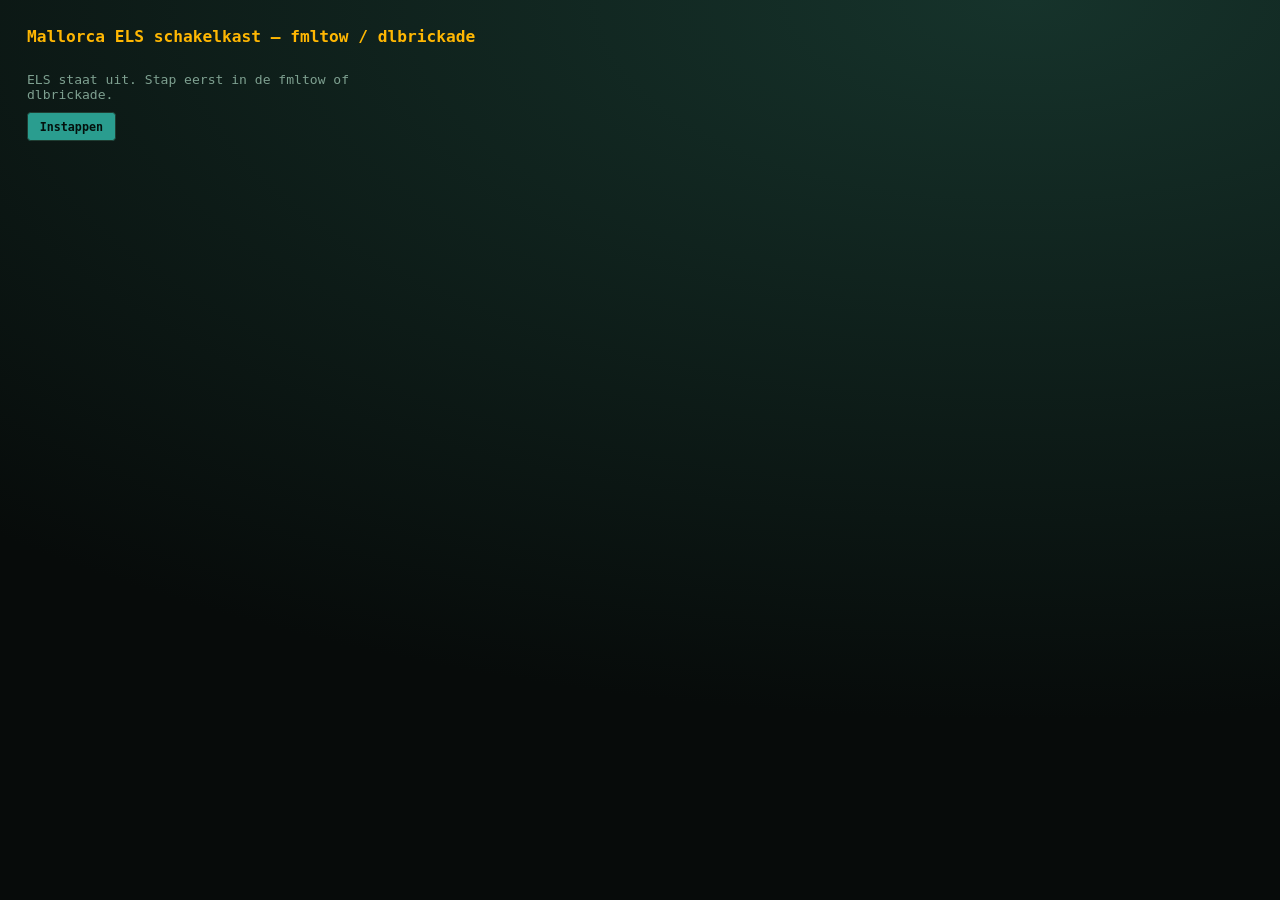
<file: mallorca-els/html/index.html>
<!DOCTYPE html>
<html lang="nl">
<head>
  <meta charset="UTF-8" />
  <meta name="viewport" content="width=device-width, initial-scale=1.0" />
  <title>Mallorca ELS</title>
  <link rel="stylesheet" href="style.css" />
</head>
<body>
  <div id="panel" class="box" aria-hidden="true">
    <div class="box-top">
      <span class="tag">PECHHULP</span>
      <small id="veh">fmltow / dlbrickade</small>
    </div>
    <div id="bar" class="bar" data-mode="off">
      <i></i><i></i><i></i><i></i><i></i><i></i><i></i><i></i>
    </div>
    <div class="row">
      <button type="button" data-stage="1">1 ACHTER</button>
      <button type="button" data-stage="2">2 ZWAAI</button>
      <button type="button" data-stage="3">3 VOL</button>
    </div>
    <div class="row row-2">
      <button type="button" id="scene">R WERK</button>
      <button type="button" data-stage="0">0 UIT</button>
    </div>
    <p id="status">UIT</p>
  </div>
  <div id="gate" class="gate" hidden>
    <p id="gate-text">ELS staat uit. Stap eerst in de fmltow of dlbrickade.</p>
    <button type="button" id="enter">Instappen</button>
    <button type="button" id="exit" hidden>Uitstappen</button>
  </div>
  <script src="app.js"></script>
</body>
</html>
</file>
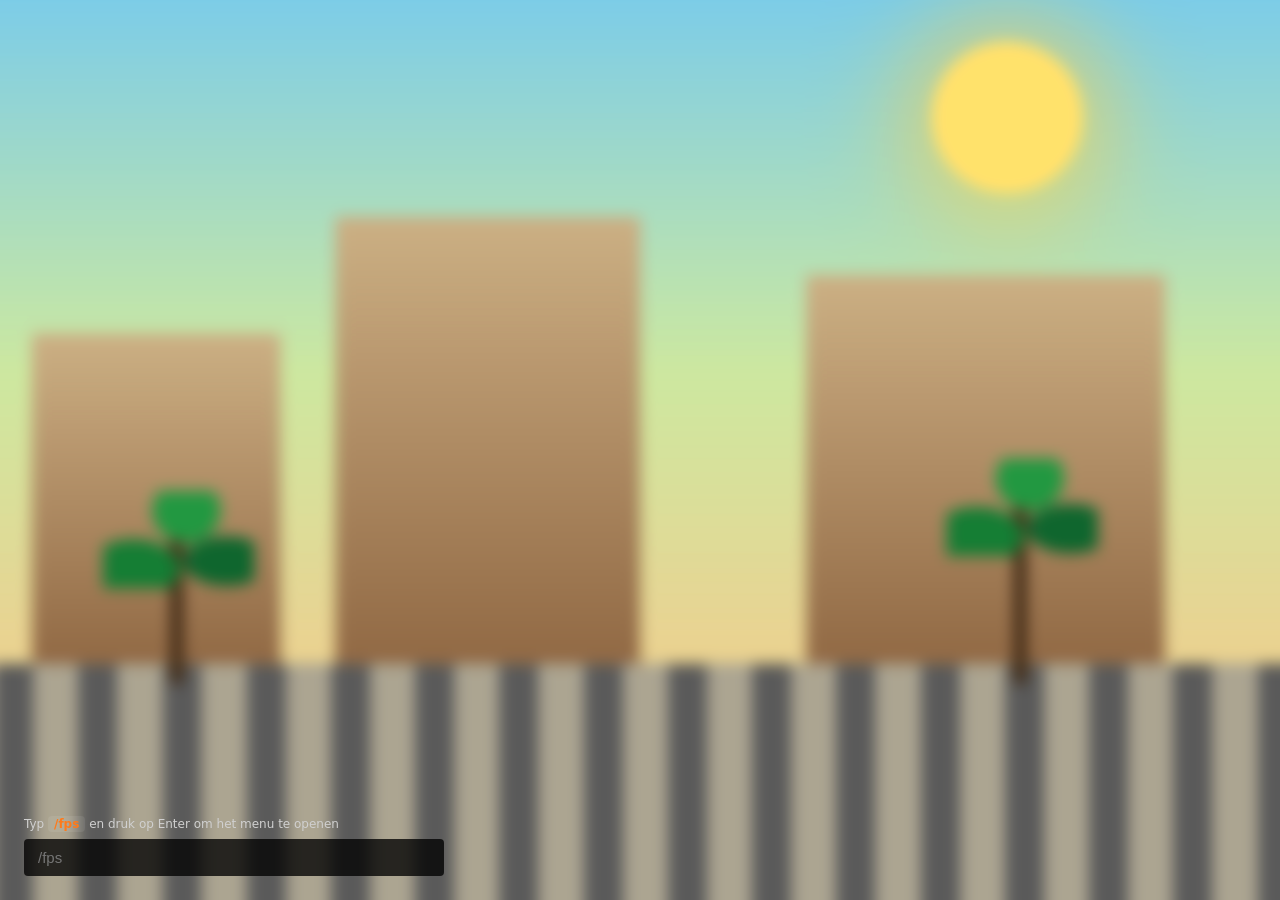
<file: mallorca-fps-panel/html/index.html>
<!DOCTYPE html>
<html lang="nl">
<head>
  <meta charset="UTF-8" />
  <meta name="viewport" content="width=device-width, initial-scale=1" />
  <title>Mallorca FPS</title>
  <style>
    :root {
      --orange: #ff7a1a;
      --text: #f3f3f3;
      --muted: #b9b9b9;
      --dim: #8d8d8d;
    }

    * { box-sizing: border-box; margin: 0; padding: 0; }

    html, body {
      width: 100%;
      height: 100%;
      overflow: hidden;
      background: transparent;
      color: var(--text);
      font-family: Inter, 'Segoe UI', system-ui, sans-serif;
    }

    body.demo { background: #0b0b0b; }

    .scene {
      display: none;
      position: fixed;
      inset: 0;
      z-index: 0;
      filter: blur(7px) saturate(1.15);
      transform: scale(1.08);
    }

    body.demo .scene { display: block; }

    .sky {
      position: absolute;
      inset: 0;
      background: linear-gradient(180deg, #7ec8e8 0%, #cfe7a8 42%, #e7d39a 70%, #d9b36a 100%);
    }

    .sun {
      position: absolute;
      top: 8%;
      right: 18%;
      width: 140px;
      height: 140px;
      border-radius: 50%;
      background: #ffe27a;
      box-shadow: 0 0 80px 30px rgba(255, 210, 80, 0.55);
    }

    .building {
      position: absolute;
      bottom: 28%;
      background: linear-gradient(180deg, #c9b08a, #8d6a4a);
    }

    .b1 { left: 6%; width: 18%; height: 34%; }
    .b2 { left: 28%; width: 22%; height: 46%; }
    .b3 { right: 12%; width: 26%; height: 40%; }

    .road {
      position: absolute;
      left: 0;
      right: 0;
      bottom: 0;
      height: 28%;
      background:
        repeating-linear-gradient(90deg, #f2ead2 0 42px, transparent 42px 78px),
        #5a5a5a;
      background-blend-mode: overlay;
    }

    .palm {
      position: absolute;
      bottom: 26%;
      width: 12px;
      height: 160px;
      background: #3d2a18;
    }

    .palm::before {
      content: '';
      position: absolute;
      top: -18px;
      left: -62px;
      width: 140px;
      height: 90px;
      background:
        radial-gradient(ellipse at 20% 80%, #1f7a3a 0 26%, transparent 28%),
        radial-gradient(ellipse at 55% 20%, #2d9448 0 28%, transparent 30%),
        radial-gradient(ellipse at 82% 72%, #176332 0 24%, transparent 26%);
    }

    .p1 { left: 16%; }
    .p2 { right: 22%; height: 190px; }

    .overlay {
      position: fixed;
      inset: 0;
      z-index: 10;
      display: none;
      place-items: center;
      background: rgba(0, 0, 0, 0.18);
    }

    .overlay.is-open { display: grid; }

    .panel {
      position: relative;
      width: min(800px, calc(100vw - 32px));
      padding: 30px 30px 16px;
      border-radius: 16px;
      background: rgba(16, 16, 16, 0.92);
      border: 1px solid rgba(255, 255, 255, 0.05);
      box-shadow: 0 24px 60px rgba(0, 0, 0, 0.45);
    }

    .close {
      position: absolute;
      top: 16px;
      right: 16px;
      width: 32px;
      height: 32px;
      border: 0;
      background: transparent;
      color: #fff;
      cursor: pointer;
      display: grid;
      place-items: center;
    }

    .close svg { width: 18px; height: 18px; fill: currentColor; }

    .head { text-align: center; margin: 6px 0 20px; }

    .head h1 {
      font-size: 32px;
      font-weight: 800;
      letter-spacing: 0.1em;
      text-transform: uppercase;
    }

    .head h1 .brand { color: var(--orange); }
    .head h1 .fps { color: #fff; }

    .head p {
      margin-top: 8px;
      font-size: 14px;
      color: #ececec;
      font-weight: 500;
    }

    .grid {
      display: grid;
      grid-template-columns: 1fr 1fr;
      gap: 12px;
    }

    .card {
      position: relative;
      text-align: left;
      padding: 14px 16px 16px;
      min-height: 96px;
      border-radius: 8px;
      border: 1px solid #2c2c2c;
      background: transparent;
      color: inherit;
      cursor: pointer;
      font-family: inherit;
    }

    .card:hover { border-color: #5a5a5a; }

    .card.is-active {
      border-color: var(--orange);
      box-shadow: inset 0 0 0 1px var(--orange);
    }

    .card-index {
      display: block;
      font-size: 12px;
      font-weight: 600;
      color: #ececec;
      letter-spacing: 0.04em;
    }

    .card.is-active .card-index { color: var(--orange); }

    .card-radio {
      position: absolute;
      top: 12px;
      right: 12px;
      width: 16px;
      height: 16px;
      border: 2px solid #d7d7d7;
      border-radius: 50%;
      background: transparent;
    }

    .card.is-active .card-radio { border-color: var(--orange); }

    .card.is-active .card-radio::after {
      content: '';
      position: absolute;
      inset: 3px;
      border-radius: 50%;
      background: var(--orange);
    }

    .card h2 { margin-top: 10px; font-size: 16px; font-weight: 700; }

    .card p {
      margin-top: 4px;
      font-size: 13px;
      line-height: 1.35;
      color: var(--muted);
      font-weight: 500;
    }

    .note {
      margin-top: 18px;
      font-size: 12px;
      line-height: 1.45;
      color: var(--dim);
    }

    .foot {
      display: flex;
      justify-content: space-between;
      gap: 12px;
      margin-top: 16px;
      padding-top: 12px;
      border-top: 1px solid #2f2f2f;
      font-size: 12px;
      color: #d8d8d8;
    }

    .foot strong { font-weight: 800; }

    .chat {
      display: none;
      position: fixed;
      left: 24px;
      bottom: 24px;
      z-index: 5;
      width: min(420px, calc(100vw - 48px));
    }

    body.demo:not(.menu-open) .chat { display: flex; flex-direction: column; gap: 8px; }

    .chat .hint {
      font-size: 12px;
      color: #d0d0d0;
    }

    .chat input {
      width: 100%;
      padding: 10px 14px;
      border: 0;
      border-radius: 4px;
      background: rgba(0, 0, 0, 0.78);
      color: #fff;
      font: 15px Inter, 'Segoe UI', sans-serif;
      outline: none;
    }

    kbd {
      padding: 1px 6px;
      border-radius: 4px;
      background: rgba(255, 255, 255, 0.08);
      color: var(--orange);
      font-family: inherit;
      font-weight: 700;
    }
  </style>
</head>
<body>
  <div class="scene" aria-hidden="true">
    <div class="sky"></div>
    <div class="sun"></div>
    <div class="building b1"></div>
    <div class="building b2"></div>
    <div class="building b3"></div>
    <div class="road"></div>
    <div class="palm p1"></div>
    <div class="palm p2"></div>
  </div>

  <div class="overlay" id="overlay">
    <section class="panel" role="dialog" aria-modal="true" aria-labelledby="fps-title">
      <button class="close" id="btn-close" type="button" aria-label="Sluiten">
        <svg viewBox="0 0 24 24" aria-hidden="true"><path d="M6.4 5 5 6.4 10.6 12 5 17.6 6.4 19 12 13.4 17.6 19 19 17.6 13.4 12 19 6.4 17.6 5 12 10.6z"/></svg>
      </button>

      <header class="head">
        <h1 id="fps-title"><span class="brand">Mallorca</span> <span class="fps">FPS</span></h1>
        <p>Kies jouw balans tussen beeld en prestaties.</p>
      </header>

      <div class="grid" id="grid" role="radiogroup" aria-label="FPS presets"></div>

      <p class="note">
        Meer prestaties kan minder beelddetail betekenen.<br />
        De FPS-winst verschilt per pc en server.
      </p>

      <footer class="foot">
        <span>Keuze wordt automatisch opgeslagen</span>
        <span><strong>ESC</strong> om te sluiten</span>
      </footer>
    </section>
  </div>

  <form class="chat" id="chat" autocomplete="off">
    <p class="hint">Typ <kbd>/fps</kbd> en druk op Enter om het menu te openen</p>
    <input id="chat-input" type="text" name="chat" placeholder="/fps" spellcheck="false" />
  </form>

  <script>
    const isFiveM = typeof GetParentResourceName === 'function';

    const PRESETS = [
      { id: 1, title: 'Kwaliteit', description: 'Volledig detail en alle effecten.' },
      { id: 2, title: 'Lichte boost', description: 'Een kleine stap minder detail veraf.' },
      { id: 3, title: 'Licht gebalanceerd', description: 'Meer detail dan Gebalanceerd.' },
      { id: 4, title: 'Gebalanceerd', description: 'Balans tussen beeld en prestaties.' },
      { id: 5, title: 'Prestaties', description: 'Minder detail en verre voertuiglichten.' },
      { id: 6, title: 'Extra prestaties', description: 'Minder detail; decals blijven zichtbaar.' },
      { id: 7, title: 'Hoge FPS', description: 'Nog minder detail op afstand.' },
      { id: 8, title: 'Maximale FPS', description: 'Laagste detail; decals uit.' }
    ];

    const overlay = document.getElementById('overlay');
    const grid = document.getElementById('grid');
    const closeBtn = document.getElementById('btn-close');

    let selectedId = 1;
    let presets = PRESETS;

    function pad(id) {
      return String(id).padStart(2, '0');
    }

    function render() {
      grid.innerHTML = presets.map((preset) => {
        const active = preset.id === selectedId ? ' is-active' : '';
        return (
          '<button class="card' + active + '" type="button" role="radio" aria-checked="' +
          (preset.id === selectedId) + '" data-id="' + preset.id + '">' +
          '<span class="card-index">' + pad(preset.id) + '</span>' +
          '<span class="card-radio" aria-hidden="true"></span>' +
          '<h2>' + preset.title + '</h2>' +
          '<p>' + preset.description + '</p>' +
          '</button>'
        );
      }).join('');
    }

    function setOpen(open) {
      overlay.classList.toggle('is-open', open);
      document.body.classList.toggle('menu-open', open);
    }

    function closeMenu() {
      setOpen(false);
      if (isFiveM) {
        fetch('https://' + GetParentResourceName() + '/close', {
          method: 'POST',
          headers: { 'Content-Type': 'application/json; charset=UTF-8' },
          body: '{}'
        });
      }
    }

    function selectPreset(id) {
      selectedId = id;
      render();
      if (isFiveM) {
        fetch('https://' + GetParentResourceName() + '/select', {
          method: 'POST',
          headers: { 'Content-Type': 'application/json; charset=UTF-8' },
          body: JSON.stringify({ id: id })
        });
      } else {
        localStorage.setItem('mallorca_fps_preset', String(id));
      }
    }

    grid.addEventListener('click', function (event) {
      const card = event.target.closest('.card');
      if (!card) return;
      selectPreset(Number(card.dataset.id));
    });

    closeBtn.addEventListener('click', closeMenu);

    function tryOpenFromChat(value) {
      const command = String(value || '').trim().toLowerCase();
      if (command === '/fps' || command === 'fps') {
        setOpen(true);
        return true;
      }
      return false;
    }

    window.addEventListener('keydown', function (event) {
      if (event.key === 'Escape' && overlay.classList.contains('is-open')) {
        event.preventDefault();
        closeMenu();
      }
    });

    window.addEventListener('message', function (event) {
      const data = event.data || {};
      if (data.action === 'open') {
        if (Array.isArray(data.presets) && data.presets.length) {
          presets = data.presets;
        }
        selectedId = Number(data.selected) || selectedId;
        render();
        setOpen(true);
      }
      if (data.action === 'close') {
        setOpen(false);
      }
    });

    if (!isFiveM) {
      document.body.classList.add('demo');
      const saved = Number(localStorage.getItem('mallorca_fps_preset'));
      if (saved >= 1 && saved <= 8) selectedId = saved;
      render();
      setOpen(false);

      const chat = document.getElementById('chat');
      const chatInput = document.getElementById('chat-input');
      chat.addEventListener('submit', function (event) {
        event.preventDefault();
        if (tryOpenFromChat(chatInput.value)) {
          chatInput.value = '';
        }
      });
      chatInput.focus();
    } else {
      setOpen(false);
    }
  </script>
</body>
</html>
</file>
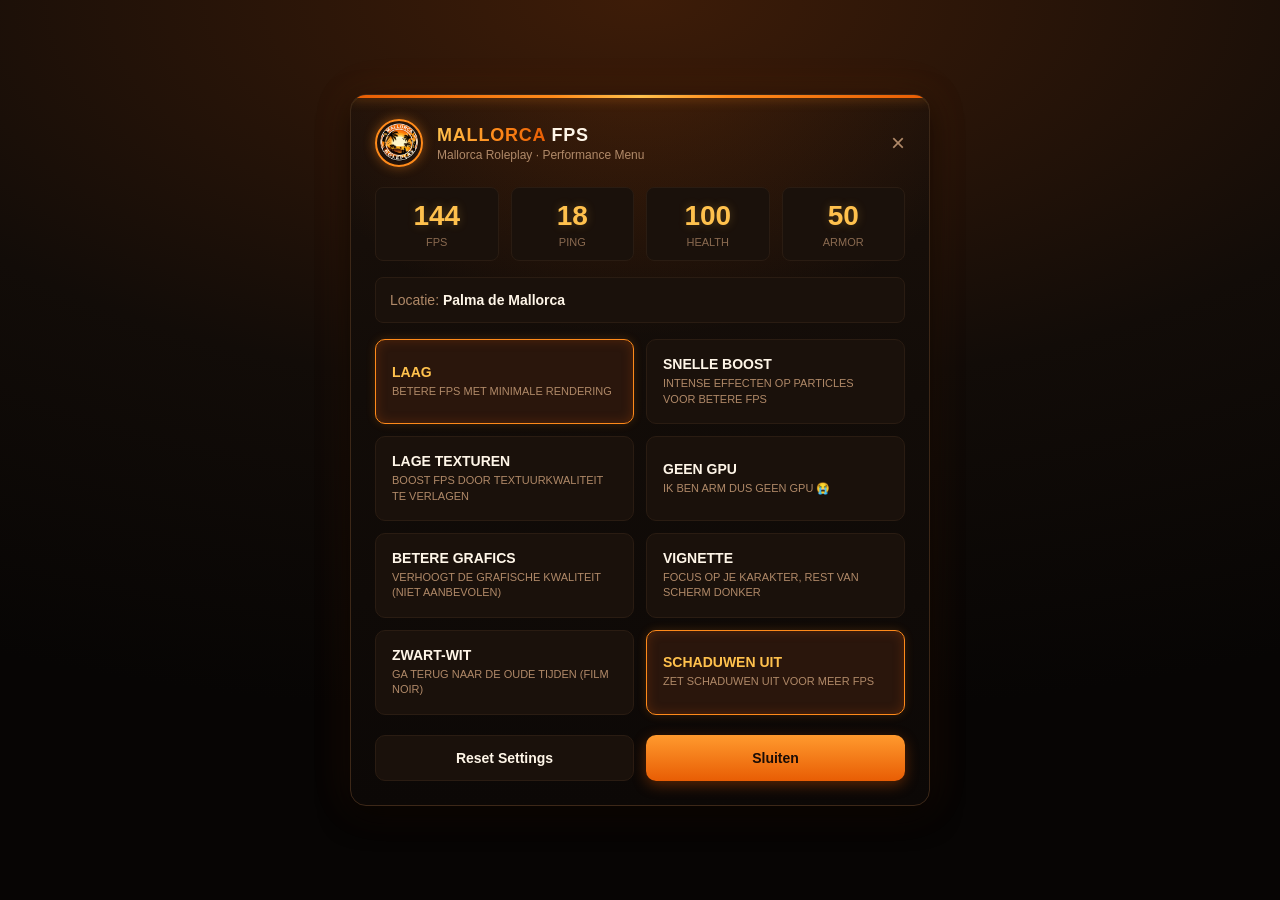
<file: mallorca-fps/html/index.html>
<!DOCTYPE html>
<html lang="nl">
<head>
    <meta charset="UTF-8">
    <meta name="viewport" content="width=device-width, initial-scale=1.0">
    <title>Mallorca FPS</title>
    <link rel="stylesheet" href="style.css">
</head>
<body>

    <div id="panel-container" class="fps-panel" style="display: none;">
        <div class="sunset-bar"></div>

        <!-- Header -->
        <div class="panel-header">
            <div class="header-left">
                <img src="logo.png" alt="Mallorca FPS" class="panel-logo" onerror="this.style.display='none'">
                <div class="header-text">
                    <h1><span>MALLORCA</span> FPS</h1>
                    <p>Mallorca Roleplay · Performance Menu</p>
                </div>
            </div>
            <button id="icon-close" class="close-icon" aria-label="Sluiten">&times;</button>
        </div>

        <!-- Stats Grid -->
        <div class="stats-grid">
            <div class="stat-box">
                <div id="stat-fps" class="stat-value">--</div>
                <div class="stat-label">FPS</div>
            </div>
            <div class="stat-box">
                <div id="stat-ping" class="stat-value">--</div>
                <div class="stat-label">Ping</div>
            </div>
            <div class="stat-box">
                <div id="stat-health" class="stat-value">--</div>
                <div class="stat-label">Health</div>
            </div>
            <div class="stat-box">
                <div id="stat-armor" class="stat-value">--</div>
                <div class="stat-label">Armor</div>
            </div>
        </div>

        <!-- Location -->
        <div class="location-box">
            Locatie: <strong id="stat-location">Laden...</strong>
        </div>

        <!-- Settings Grid -->
        <div class="settings-grid">
            <button class="setting-card" id="btn-laag">
                <h3>LAAG</h3>
                <p>BETERE FPS MET MINIMALE RENDERING</p>
            </button>
            <button class="setting-card" id="btn-boost">
                <h3>SNELLE BOOST</h3>
                <p>INTENSE EFFECTEN OP PARTICLES VOOR BETERE FPS</p>
            </button>
            <button class="setting-card" id="btn-texturen">
                <h3>LAGE TEXTUREN</h3>
                <p>BOOST FPS DOOR TEXTUURKWALITEIT TE VERLAGEN</p>
            </button>
            <button class="setting-card" id="btn-nogpu">
                <h3>GEEN GPU</h3>
                <p>IK BEN ARM DUS GEEN GPU 😭</p>
            </button>
            <button class="setting-card" id="btn-grafics">
                <h3>BETERE GRAFICS</h3>
                <p>VERHOOGT DE GRAFISCHE KWALITEIT (NIET AANBEVOLEN)</p>
            </button>
            <button class="setting-card" id="btn-vignette">
                <h3>VIGNETTE</h3>
                <p>FOCUS OP JE KARAKTER, REST VAN SCHERM DONKER</p>
            </button>
            <button class="setting-card" id="btn-zwartwit">
                <h3>ZWART-WIT</h3>
                <p>GA TERUG NAAR DE OUDE TIJDEN (FILM NOIR)</p>
            </button>

            <button class="setting-card" id="btn-schaduwen">
                <h3>SCHADUWEN UIT</h3>
                <p>ZET SCHADUWEN UIT VOOR MEER FPS</p>
            </button>
        </div>

        <!-- Footer Buttons -->
        <div class="panel-footer">
            <button id="btn-reset" class="btn-reset">Reset Settings</button>
            <button id="btn-close" class="btn-close">Sluiten</button>
        </div>
    </div>

    <script src="script.js"></script>
</body>
</html>
</file>
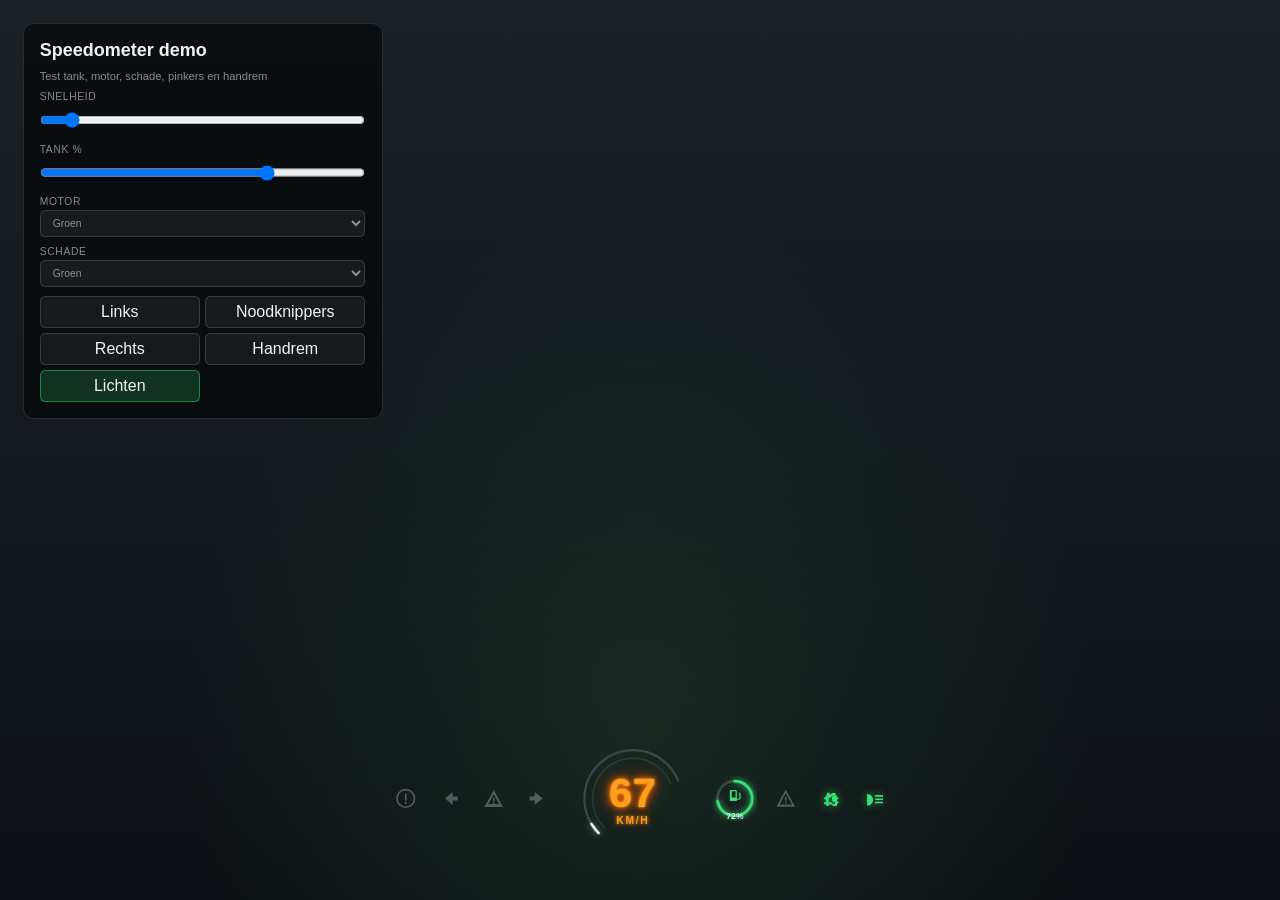
<file: mallorca-speedometer/html/index.html>
<!DOCTYPE html>
<html lang="nl">
<head>
  <meta charset="UTF-8" />
  <meta name="viewport" content="width=device-width, initial-scale=1.0" />
  <title>Mallorca Speedometer</title>
  <link rel="stylesheet" href="style.css" />
</head>
<body>
  <div id="speedo" class="speedo" aria-hidden="true">
    <div class="row">
      <button type="button" id="ind-handbrake" class="icon" title="Handrem" tabindex="-1">
        <svg viewBox="0 0 24 24" aria-hidden="true">
          <circle cx="12" cy="12" r="9.2" fill="none" stroke="currentColor" stroke-width="1.8"/>
          <path d="M11.1 6.8h1.8v7.2h-1.8zm0 8.6h1.8V18h-1.8z" fill="currentColor"/>
        </svg>
      </button>

      <button type="button" id="ind-left" class="icon" title="Links" tabindex="-1">
        <svg viewBox="0 0 24 24"><path fill="currentColor" d="M15.2 5.2 7 12l8.2 6.8V14h5.3V10H15.2V5.2z"/></svg>
      </button>

      <button type="button" id="ind-hazard" class="icon hazard" title="Noodknippers" tabindex="-1">
        <svg viewBox="0 0 24 24">
          <path fill="currentColor" d="M12 3.2 2.4 20.8h19.2L12 3.2zm0 4.4 5.7 10.2H6.3L12 7.6z"/>
          <path fill="currentColor" d="M11.15 11h1.7v4.2h-1.7zm0 5.1h1.7V18h-1.7z"/>
        </svg>
      </button>

      <button type="button" id="ind-right" class="icon" title="Rechts" tabindex="-1">
        <svg viewBox="0 0 24 24"><path fill="currentColor" d="M8.8 5.2 17 12l-8.2 6.8V14H3.5V10h5.3V5.2z"/></svg>
      </button>

      <div class="speed-wrap">
        <svg class="arcs" viewBox="0 0 120 120" aria-hidden="true">
          <circle class="arc-track" cx="60" cy="60" r="48" />
          <circle id="arc" class="arc-fill" cx="60" cy="60" r="48" />
          <circle class="arc-track-inner" cx="60" cy="60" r="40" />
        </svg>
        <div class="speed-core">
          <div id="speed" class="speed">0</div>
          <div id="unit" class="unit">KM/H</div>
        </div>
      </div>

      <!-- Tankmeter -->
      <div id="fuel" class="fuel" title="Brandstof">
        <svg class="fuel-ring" viewBox="0 0 44 44" aria-hidden="true">
          <circle class="fuel-track" cx="22" cy="22" r="17" />
          <circle id="fuel-arc" class="fuel-fill" cx="22" cy="22" r="17" />
        </svg>
        <svg class="fuel-icon" viewBox="0 0 24 24" aria-hidden="true">
          <path fill="currentColor" d="M5 3h8a2 2 0 0 1 2 2v12h2.2A1.8 1.8 0 0 0 19 15.2V9.4l-1.7-1.7 1.1-1.1L21 9.2v6A3.2 3.2 0 0 1 17.8 18.4H15v2H4V5a2 2 0 0 1 1-2zm2 2v10h6V5H7z"/>
        </svg>
        <span id="fuel-pct" class="fuel-pct">100%</span>
      </div>

      <button type="button" id="ind-damage" class="icon status green" title="Schade" tabindex="-1">
        <svg viewBox="0 0 24 24">
          <path fill="currentColor" d="M12 2.8 2.2 20.6h19.6L12 2.8zm0 3.8 6.6 11.8H5.4L12 6.6z"/>
          <path fill="currentColor" d="M11.15 10.2h1.7v4.3h-1.7zm0 5.2h1.7V17h-1.7z"/>
        </svg>
      </button>

      <button type="button" id="ind-engine" class="icon status green" title="Motor" tabindex="-1">
        <svg viewBox="0 0 24 24">
          <path fill="currentColor" d="M8 8V6h3v2h.8l1.7-1.7H17V9h1.5v1.6H20v2.2h-1.5V15H20v2.2h-1.5V20h-3.7L13 18.2H9.8V20H7.5v-1.8H5.2v-2.4H7V13H5.2v-2.4H7V9h1zm1.8 2.2v5.8h2.6l1.4 1.4h2.4v-1.6h-1.3l-1.5-1.5v-4.1h.9V9.8h-1.5l-1.2 1.4H9.8z"/>
        </svg>
      </button>

      <button type="button" id="ind-lights" class="icon lights" title="Lichten" tabindex="-1">
        <svg viewBox="0 0 24 24">
          <path fill="currentColor" d="M4 7.2c3.4 0 6.2 2.8 6.2 6.2S7.4 19.6 4 19.6V7.2zm8.4 1.3h8.2v1.6h-8.2zm0 3.5h8.2v1.6h-8.2zm0 3.5h8.2v1.6h-8.2z"/>
        </svg>
      </button>
    </div>
  </div>

  <div id="demo" class="demo hidden">
    <h1>Speedometer demo</h1>
    <p>Test tank, motor, schade, pinkers en handrem</p>
    <label>Snelheid <input id="demo-speed" type="range" min="0" max="1300" value="67" /></label>
    <label>Tank % <input id="demo-fuel" type="range" min="0" max="100" value="72" /></label>
    <label>Motor
      <select id="demo-engine">
        <option value="green">Groen</option>
        <option value="yellow">Geel</option>
        <option value="red">Rood</option>
      </select>
    </label>
    <label>Schade
      <select id="demo-damage">
        <option value="green">Groen</option>
        <option value="yellow">Geel</option>
        <option value="red">Rood</option>
      </select>
    </label>
    <div class="demo-toggles">
      <button type="button" data-toggle="left">Links</button>
      <button type="button" data-toggle="hazard">Noodknippers</button>
      <button type="button" data-toggle="right">Rechts</button>
      <button type="button" data-toggle="handbrake">Handrem</button>
      <button type="button" data-toggle="lights">Lichten</button>
    </div>
  </div>

  <script src="app.js"></script>
</body>
</html>
</file>
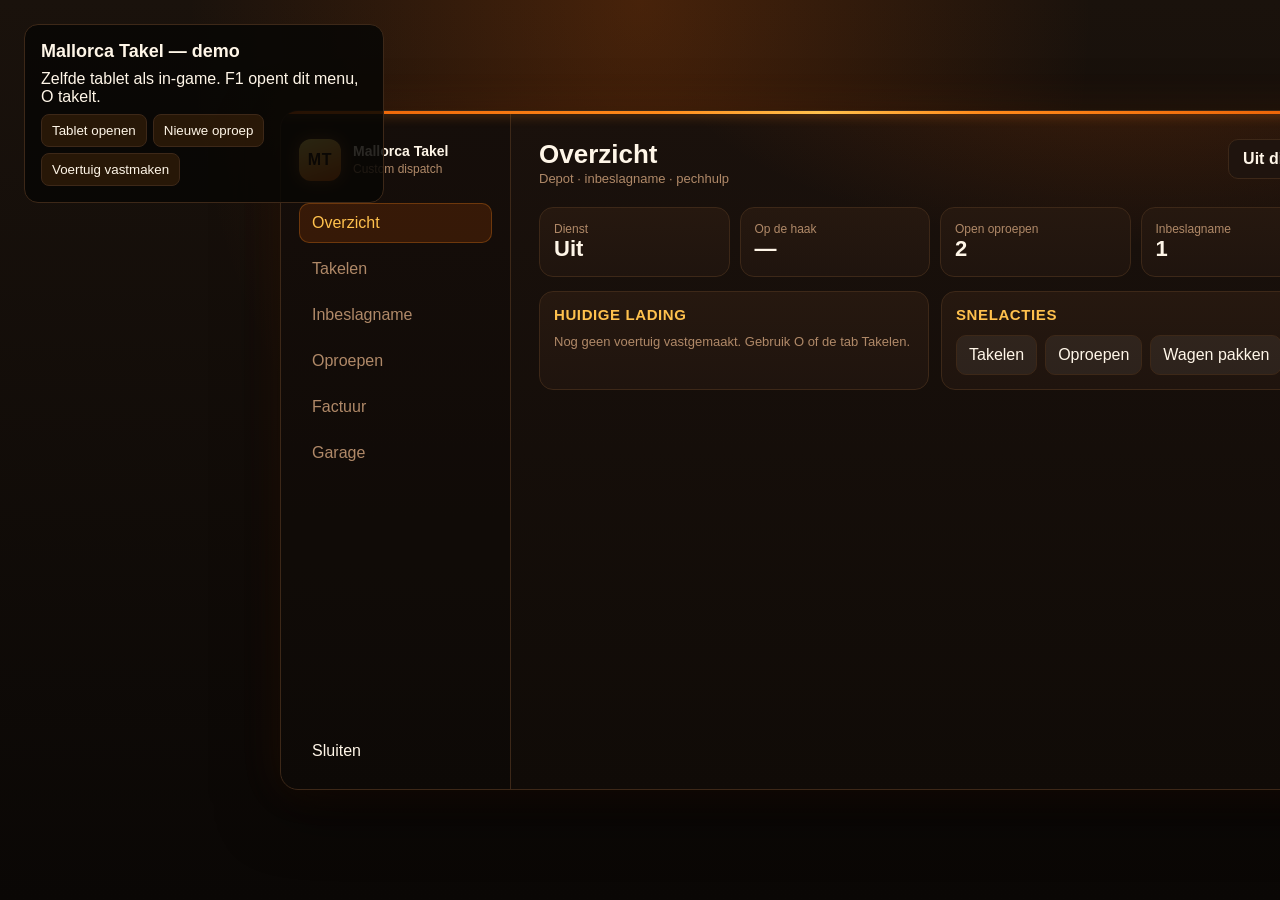
<file: mallorca-takel/html/index.html>
<!DOCTYPE html>
<html lang="nl">
<head>
  <meta charset="UTF-8" />
  <meta name="viewport" content="width=device-width, initial-scale=1.0" />
  <title>Mallorca Takel</title>
  <link rel="stylesheet" href="style.css" />
</head>
<body>
  <div id="app" class="app" aria-hidden="true">
    <section class="tablet" role="dialog" aria-label="Mallorca Takel tablet">
      <div class="sunset-bar"></div>
      <aside class="nav">
        <div class="brand">
          <div class="crest">MT</div>
          <div>
            <strong>Mallorca Takel</strong>
            <span>Custom dispatch</span>
          </div>
        </div>
        <nav>
          <button type="button" data-page="home" class="active">Overzicht</button>
          <button type="button" data-page="tow">Takelen</button>
          <button type="button" data-page="impound">Inbeslagname</button>
          <button type="button" data-page="calls">Oproepen</button>
          <button type="button" data-page="bill">Factuur</button>
          <button type="button" data-page="garage">Garage</button>
        </nav>
        <button type="button" id="btn-close" class="ghost">Sluiten</button>
      </aside>
      <main>
        <header class="top">
          <div>
            <h1 id="page-title">Overzicht</h1>
            <p id="page-sub">Depot · inbeslagname · pechhulp</p>
          </div>
          <button type="button" id="btn-duty" class="duty off">Uit dienst</button>
        </header>

        <section id="page-home" class="page visible">
          <div class="stats">
            <article><span>Dienst</span><strong id="stat-duty">Uit</strong></article>
            <article><span>Op de haak</span><strong id="stat-hook">—</strong></article>
            <article><span>Open oproepen</span><strong id="stat-calls">0</strong></article>
            <article><span>Inbeslagname</span><strong id="stat-impound">0</strong></article>
          </div>
          <div class="grid-2">
            <div class="card">
              <h2>Huidige lading</h2>
              <p id="home-load" class="muted">Nog geen voertuig vastgemaakt. Gebruik O of de tab Takelen.</p>
            </div>
            <div class="card">
              <h2>Snelacties</h2>
              <div class="actions">
                <button type="button" data-page="tow">Takelen</button>
                <button type="button" data-page="calls">Oproepen</button>
                <button type="button" data-page="garage">Wagen pakken</button>
              </div>
            </div>
          </div>
        </section>

        <section id="page-tow" class="page">
          <div class="grid-2">
            <div class="card">
              <h2>Takelwagen</h2>
              <p id="tow-truck" class="muted">Geen takelwagen in de buurt.</p>
              <div class="actions">
                <button type="button" id="btn-attach" class="primary">Vastmaken</button>
                <button type="button" id="btn-detach">Loskoppelen</button>
              </div>
            </div>
            <div class="card">
              <h2>Doelvoertuig</h2>
              <p id="tow-target" class="muted">Zet de auto achter de fmltow of dlbrickade.</p>
            </div>
          </div>
          <div class="card">
            <h2>Getakeld voertuig</h2>
            <p id="tow-attached" class="muted">Leeg</p>
            <button type="button" id="btn-impound" class="primary">Inbeslag nemen bij depot</button>
          </div>
        </section>

        <section id="page-impound" class="page">
          <div class="card">
            <div class="row-head">
              <h2>Voertuigen inbeslagname</h2>
              <input id="impound-search" type="search" placeholder="Zoek op kenteken…" />
            </div>
            <div id="impound-list" class="list"></div>
          </div>
        </section>

        <section id="page-calls" class="page">
          <div class="card">
            <div class="row-head">
              <h2>Live oproepen</h2>
              <button type="button" id="btn-refresh" class="ghost">Vernieuwen</button>
            </div>
            <div id="call-list" class="list"></div>
          </div>
        </section>

        <section id="page-bill" class="page">
          <div class="card">
            <h2>Factuur sturen</h2>
            <label>Speler in de buurt
              <select id="bill-target"></select>
            </label>
            <label>Bedrag (€)
              <input id="bill-amount" type="number" min="100" max="25000" value="850" />
            </label>
            <label>Reden
              <input id="bill-reason" type="text" maxlength="80" value="Takeldienst Mallorca" />
            </label>
            <button type="button" id="btn-bill" class="primary">Factuur versturen</button>
          </div>
        </section>

        <section id="page-garage" class="page">
          <div class="card">
            <h2>Takelwagens</h2>
            <p class="muted">Alleen bij het depot. Spawnplek moet vrij zijn.</p>
            <div id="garage-list" class="garage"></div>
            <button type="button" id="btn-store">Huidige wagen wegzetten</button>
          </div>
        </section>
      </main>
    </section>
  </div>

  <div id="demo" class="demo hidden">
    <h1>Mallorca Takel — demo</h1>
    <p>Zelfde tablet als in-game. F1 opent dit menu, O takelt.</p>
    <div class="demo-toggles">
      <button type="button" id="demo-open">Tablet openen</button>
      <button type="button" id="demo-call">Nieuwe oproep</button>
      <button type="button" id="demo-attach">Voertuig vastmaken</button>
    </div>
  </div>

  <script src="app.js"></script>
</body>
</html>
</file>
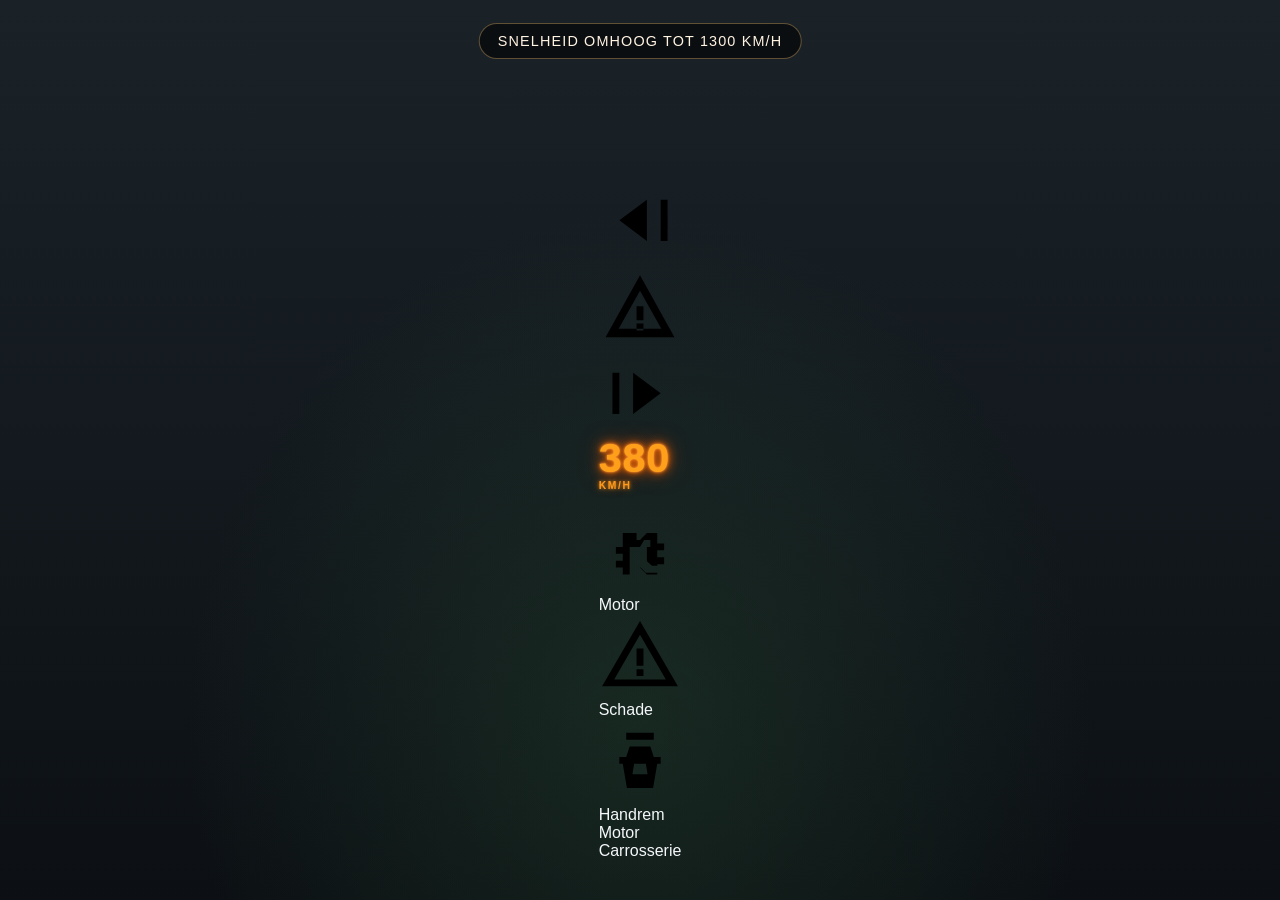
<file: mallorca-speedometer/html/auto-demo.html>
<!DOCTYPE html>
<html lang="nl">
<head>
  <meta charset="UTF-8" />
  <meta name="viewport" content="width=device-width, initial-scale=1.0" />
  <title>Speedometer auto-demo</title>
  <link rel="stylesheet" href="style.css" />
  <style>
    .demo-banner {
      position: absolute;
      left: 50%;
      top: 2.5vh;
      transform: translateX(-50%);
      padding: 1vh 2vh;
      border-radius: 999px;
      background: rgba(0,0,0,0.55);
      border: 1px solid rgba(255,200,120,0.35);
      color: #fff3e2;
      font-size: 1.6vh;
      letter-spacing: 0.08em;
      text-transform: uppercase;
      z-index: 5;
    }
  </style>
</head>
<body class="demo-mode">
  <div class="demo-banner" id="banner">Demo start…</div>
  <div id="speedo" class="speedo visible" aria-hidden="false">
    <div class="speedo-row">
      <div id="ind-left" class="ind"><svg viewBox="0 0 24 24"><path d="M14 6l-8 6 8 6V6zM18 6v12h2V6h-2z"/></svg></div>
      <div id="ind-hazard" class="ind hazard"><svg viewBox="0 0 24 24"><path d="M12 3L2 21h20L12 3zm0 4.5l6.2 11H5.8L12 7.5zM11 12h2v4h-2v-4zm0 5h2v2h-2v-2z"/></svg></div>
      <div id="ind-right" class="ind"><svg viewBox="0 0 24 24"><path d="M10 6l8 6-8 6V6zM4 6v12h2V6H4z"/></svg></div>
      <div class="divider" aria-hidden="true"></div>
      <div class="speed-block">
        <div id="speed" class="speed">0</div>
        <div id="unit" class="unit">km/h</div>
        <svg class="mini-arc" viewBox="0 0 120 18" aria-hidden="true">
          <defs>
            <linearGradient id="arcGrad" x1="0%" y1="0%" x2="100%" y2="0%">
              <stop offset="0%" stop-color="#26c6da" />
              <stop offset="55%" stop-color="#ffc45c" />
              <stop offset="100%" stop-color="#ff5734" />
            </linearGradient>
          </defs>
          <line class="track-line" x1="4" y1="9" x2="116" y2="9" />
          <line id="arc" class="arc-line" x1="4" y1="9" x2="116" y2="9" />
        </svg>
      </div>
      <div class="divider" aria-hidden="true"></div>
      <div id="ind-engine" class="ind status green"><svg viewBox="0 0 24 24"><path d="M7 9V7h4v2h1l2-2h3v3h2v2h-2v2h2v2h-2v3h-3l-2-2H9v2H7v-2H5v-2h2v-2H5v-2h2V9zm2 2v6h3.2l1.5 1.5H17v-2h-1.5L14 15.2V11h1V9h-1.8L12 11H9z"/></svg><span class="label">Motor</span></div>
      <div id="ind-damage" class="ind status green"><svg viewBox="0 0 24 24"><path d="M12 2L1 21h22L12 2zm0 4l7.5 13h-15L12 6zm-1 4h2v5h-2v-5zm0 6h2v2h-2v-2z"/></svg><span class="label">Schade</span></div>
      <div id="ind-handbrake" class="ind handbrake"><svg viewBox="0 0 24 24"><path d="M8 4h8v2H8V4zm1 4h6l1 3h2v2h-1l-1.2 7H8.2L7 13H6v-2h2l1-3zm1.3 5l-.5 3h4.4l-.5-3H10.3z"/></svg><span class="label">Handrem</span></div>
    </div>
    <div class="bars">
      <div class="bar"><span>Motor</span><div class="bar-track"><div id="engine-bar" class="bar-fill green"></div></div></div>
      <div class="bar"><span>Carrosserie</span><div class="bar-track"><div id="body-bar" class="bar-fill green"></div></div></div>
    </div>
  </div>
  <div id="demo" class="demo hidden"></div>
  <script>window.GetParentResourceName = () => 'mallorca-speedometer';</script>
  <script src="app.js"></script>
  <script>
    const sleep = (ms) => new Promise((r) => setTimeout(r, ms));
    const banner = document.getElementById('banner');
    const say = (t) => { banner.textContent = t; };

    async function run() {
      await sleep(600);
      say('Snelheid omhoog tot 1300 km/h');
      for (let s = 20; s <= 1300; s += 40) {
        window.dispatchEvent(new MessageEvent('message', { data: { action: 'update', data: {
          speed: s, maxSpeed: 1300, unit: 'km/h', engine: 'green', damage: 'green',
          engineHealth: 95, bodyHealth: 92, left: false, right: false, hazard: false, handbrake: false
        }}}));
        await sleep(40);
      }

      say('Motor → rood · Schade → geel');
      window.dispatchEvent(new MessageEvent('message', { data: { action: 'update', data: {
        speed: 1300, maxSpeed: 1300, unit: 'km/h', engine: 'red', damage: 'yellow',
        engineHealth: 12, bodyHealth: 45, left: false, right: false, hazard: false, handbrake: false
      }}}));
      await sleep(1200);

      say('Links pinker');
      window.dispatchEvent(new MessageEvent('message', { data: { action: 'update', data: {
        speed: 90, maxSpeed: 1300, unit: 'km/h', engine: 'red', damage: 'yellow',
        engineHealth: 12, bodyHealth: 40, left: true, right: false, hazard: false, handbrake: false
      }}}));
      await sleep(1400);

      say('Noodknippers + handrem');
      window.dispatchEvent(new MessageEvent('message', { data: { action: 'update', data: {
        speed: 0, maxSpeed: 1300, unit: 'km/h', engine: 'red', damage: 'yellow',
        engineHealth: 12, bodyHealth: 40, left: true, right: true, hazard: true, handbrake: true
      }}}));
      await sleep(2200);
      say('Demo klaar');
    }
    run();
  </script>
</body>
</html>
</file>
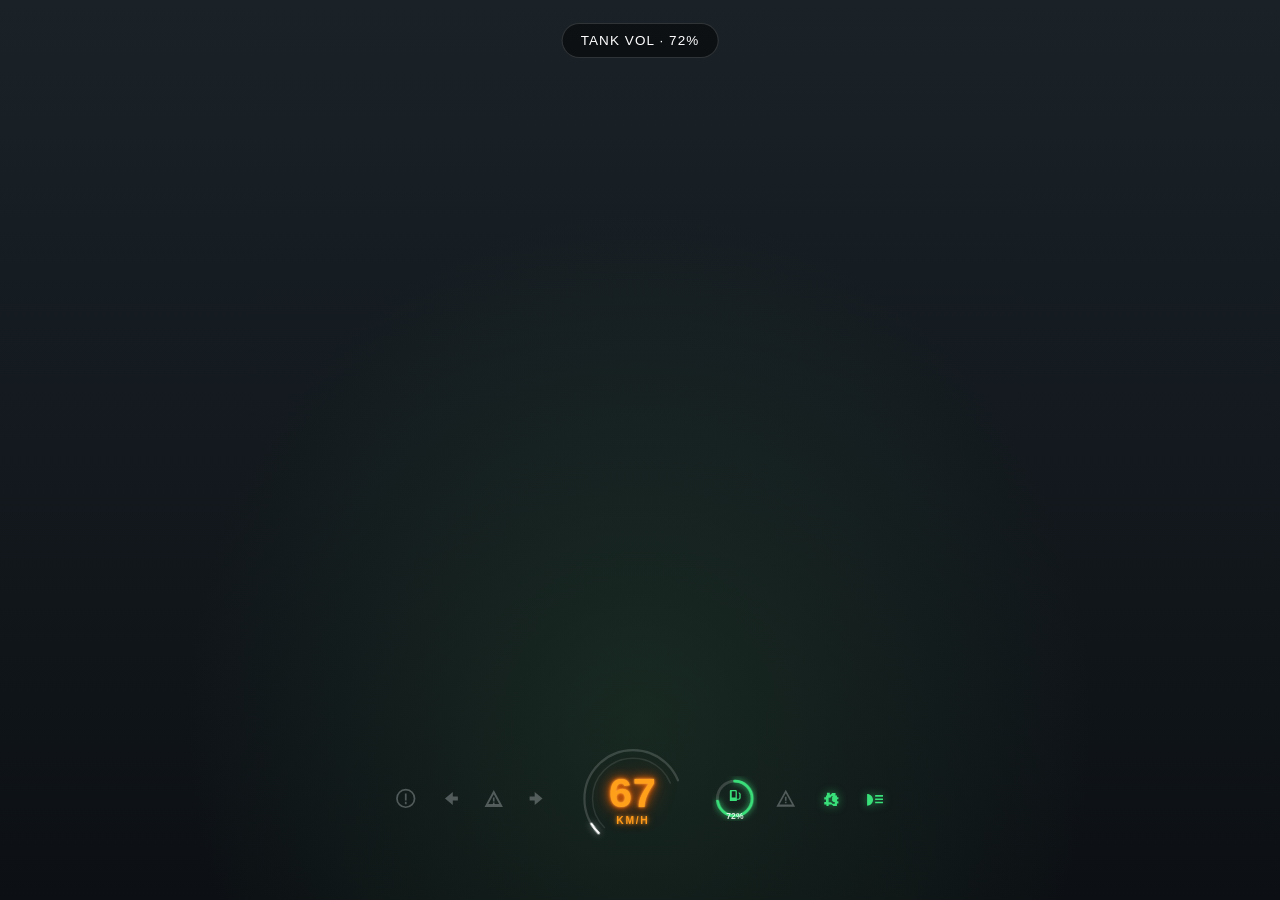
<file: mallorca-speedometer/html/voorbeeld.html>
<!DOCTYPE html>
<html lang="nl">
<head>
  <meta charset="UTF-8" />
  <meta name="viewport" content="width=device-width, initial-scale=1.0" />
  <title>Speedometer + tank demo</title>
  <link rel="stylesheet" href="style.css" />
  <style>
    .banner {
      position: absolute; left: 50%; top: 2.5vh; transform: translateX(-50%);
      padding: 1vh 2vh; border-radius: 999px; background: rgba(0,0,0,0.5);
      border: 1px solid rgba(255,255,255,0.15); color: #fff; font-size: 1.5vh;
      letter-spacing: 0.08em; text-transform: uppercase; z-index: 5;
    }
  </style>
</head>
<body class="demo-mode">
  <div class="banner" id="banner">Demo…</div>
  <div id="speedo" class="speedo" aria-hidden="true"></div>
  <div id="demo" class="demo hidden"></div>
  <script>window.GetParentResourceName = () => 'mallorca-speedometer';</script>
  <script>
    // Inject same HUD markup as index for auto-demo
    fetch('index.html').then(r => r.text()).then(html => {
      const doc = new DOMParser().parseFromString(html, 'text/html');
      document.getElementById('speedo').outerHTML = doc.getElementById('speedo').outerHTML;
      const s = document.createElement('script');
      s.src = 'app.js';
      s.onload = run;
      document.body.appendChild(s);
    });

    const sleep = (ms) => new Promise(r => setTimeout(r, ms));
    const send = (data) => window.dispatchEvent(new MessageEvent('message', { data: { action: 'update', data } }));

    async function run() {
      const banner = document.getElementById('banner');
      banner.textContent = 'Tank vol · 72%';
      send({ speed: 67, maxSpeed: 1300, unit: 'km/h', engine: 'green', damage: 'green', fuel: 72, fuelState: 'green', left: false, right: false, hazard: false, handbrake: false, lights: true });
      await sleep(1600);

      banner.textContent = 'Tank daalt…';
      for (let f = 72; f >= 28; f -= 4) {
        send({ speed: 90, maxSpeed: 1300, unit: 'km/h', engine: 'green', damage: 'green', fuel: f, fuelState: f >= 40 ? 'green' : 'yellow', left: false, right: false, hazard: false, handbrake: false, lights: true });
        await sleep(80);
      }
      await sleep(900);

      banner.textContent = 'Tank bijna leeg · rood';
      send({ speed: 40, maxSpeed: 1300, unit: 'km/h', engine: 'yellow', damage: 'green', fuel: 8, fuelState: 'red', left: false, right: true, hazard: false, handbrake: false, lights: true });
      await sleep(1600);

      banner.textContent = 'Alles actief';
      send({ speed: 0, maxSpeed: 1300, unit: 'km/h', engine: 'red', damage: 'yellow', fuel: 8, fuelState: 'red', left: true, right: true, hazard: true, handbrake: true, lights: true });
      await sleep(2200);
      banner.textContent = 'Klaar';
    }
  </script>
</body>
</html>
</file>
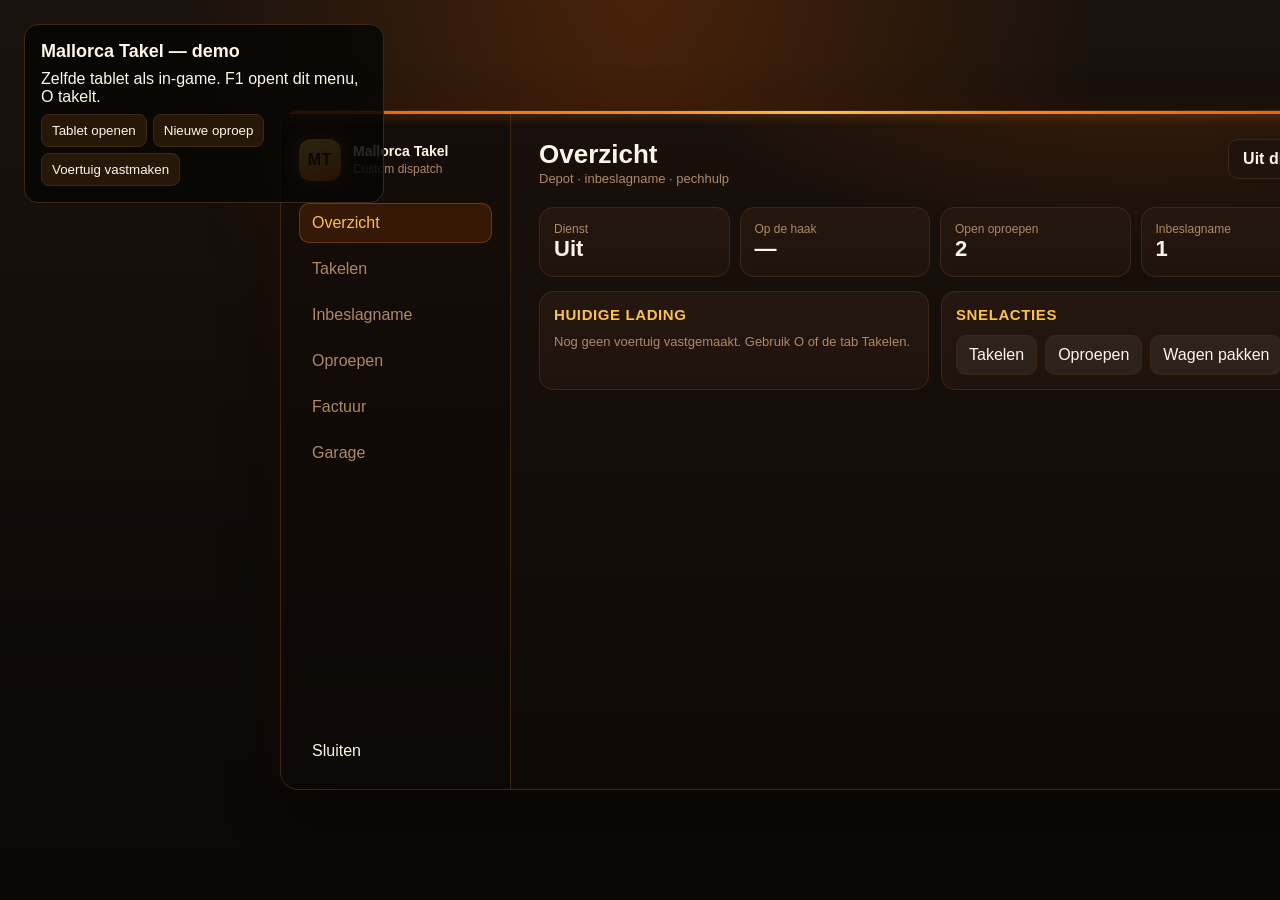
<file: mallorca-takel/html/auto-demo.html>
<!DOCTYPE html>
<html lang="nl">
<head>
  <meta charset="UTF-8" />
  <meta http-equiv="refresh" content="0; url=index.html?auto=1" />
  <title>Mallorca Takel auto-demo</title>
</head>
<body>
  <p><a href="index.html?auto=1">Open auto-demo</a></p>
</body>
</html>
</file>
<file: mallorca-els/html/style.css>
:root {
  --panel: #0e1412;
  --edge: #1f3d32;
  --amber: #ffb703;
  --led: #2a9d8f;
  --text: #e8fff6;
  --muted: #7ea090;
  --red: #e63946;
}

* { box-sizing: border-box; margin: 0; padding: 0; }

html, body {
  width: 100%;
  height: 100%;
  overflow: hidden;
  background: transparent;
  font-family: "Consolas", "Segoe UI", monospace;
  color: var(--text);
  user-select: none;
  pointer-events: none;
}

body.demo-mode {
  background: radial-gradient(120% 80% at 80% 0%, #16332b, #070b0a);
  pointer-events: auto;
}

body.demo-mode::before {
  content: "Mallorca ELS schakelkast — fmltow / dlbrickade";
  position: absolute;
  top: 3vh;
  left: 3vh;
  font-size: 1.8vh;
  font-weight: 700;
  color: var(--amber);
}

.gate {
  display: none;
  position: absolute;
  top: 8vh;
  left: 3vh;
  width: 44vh;
  pointer-events: auto;
}

.gate:not([hidden]) { display: block; }

.gate p {
  color: var(--muted);
  font-size: 1.45vh;
  margin-bottom: 1.1vh;
}

.gate button {
  pointer-events: auto;
  appearance: none;
  border: 1px solid var(--edge);
  background: var(--led);
  color: #04110d;
  border-radius: 0.4vh;
  padding: 0.75vh 1.3vh;
  font: inherit;
  font-size: 1.3vh;
  font-weight: 700;
  margin-right: 0.7vh;
  cursor: pointer;
}

.gate button#exit {
  background: transparent;
  color: var(--text);
}

.box {
  position: absolute;
  right: 2.6vh;
  top: 18vh;
  width: 34vh;
  padding: 1.3vh;
  border: 1px solid var(--edge);
  background: linear-gradient(180deg, #15241e, var(--panel));
  box-shadow: inset 0 0 0 0.25vh #0a100e, 0 1vh 2.4vh rgba(0, 0, 0, 0.45);
  opacity: 0;
  transform: translateX(1.2vh);
  transition: opacity 0.18s ease, transform 0.18s ease;
}

.box.visible {
  opacity: 1;
  transform: none;
}

.box-top {
  display: flex;
  justify-content: space-between;
  align-items: baseline;
  margin-bottom: 1vh;
}

.tag {
  font-size: 1.2vh;
  letter-spacing: 0.18em;
  font-weight: 800;
  color: var(--amber);
}

.box-top small { color: var(--muted); font-size: 1.15vh; }

.bar {
  display: grid;
  grid-template-columns: repeat(8, 1fr);
  gap: 0.35vh;
  margin-bottom: 1.1vh;
  padding: 0.45vh;
  background: #070b0a;
  border: 1px solid #14241e;
}

.bar i {
  height: 0.7vh;
  background: #1a2c26;
}

.bar[data-mode="rear"] i:nth-child(n+5) { background: var(--amber); }
.bar[data-mode="sweep"] i { animation: chase 0.7s linear infinite; }
.bar[data-mode="sweep"] i:nth-child(1) { animation-delay: 0s; }
.bar[data-mode="sweep"] i:nth-child(2) { animation-delay: 0.08s; }
.bar[data-mode="sweep"] i:nth-child(3) { animation-delay: 0.16s; }
.bar[data-mode="sweep"] i:nth-child(4) { animation-delay: 0.24s; }
.bar[data-mode="sweep"] i:nth-child(5) { animation-delay: 0.32s; }
.bar[data-mode="sweep"] i:nth-child(6) { animation-delay: 0.4s; }
.bar[data-mode="sweep"] i:nth-child(7) { animation-delay: 0.48s; }
.bar[data-mode="sweep"] i:nth-child(8) { animation-delay: 0.56s; }
.bar[data-mode="full"] i { background: var(--amber); animation: blink 0.18s steps(1) infinite; }
.bar[data-mode="scene"] i { background: var(--led); }

.row {
  display: grid;
  grid-template-columns: 1fr 1fr 1fr;
  gap: 0.45vh;
  margin-bottom: 0.45vh;
}

.row button {
  pointer-events: none;
  appearance: none;
  border: 1px solid #1d332b;
  background: #101a17;
  color: var(--muted);
  border-radius: 0.25vh;
  padding: 0.7vh 0;
  font: inherit;
  font-size: 1.05vh;
  font-weight: 700;
}

.row.row-2 {
  grid-template-columns: 1fr 1fr;
}

.row button.on {
  color: #04110d;
  background: var(--amber);
  border-color: transparent;
}

.row button#scene.on {
  background: var(--led);
}

#status {
  margin-top: 0.5vh;
  font-size: 1.15vh;
  color: var(--amber);
  letter-spacing: 0.08em;
}

@keyframes chase {
  0%, 70% { background: #1a2c26; }
  10%, 25% { background: var(--amber); }
}

@keyframes blink {
  50% { opacity: 0.25; }
}
</file>
<file: mallorca-fps/html/style.css>
:root {
    --bg-panel: #120c08;
    --bg-card: #1a110b;
    --bg-card-hover: #24160e;
    --bg-card-active: #2a160c;
    --border: #3d2818;
    --border-soft: #2a1c12;
    --accent: #ff8a1a;
    --accent-hot: #e85d04;
    --gold: #ffc14d;
    --sun: #ffe566;
    --text: #fff6e8;
    --muted: #b08968;
    --muted-dark: #8a6a50;
}

* {
    box-sizing: border-box;
    margin: 0;
    padding: 0;
    font-family: 'Segoe UI', Tahoma, Geneva, Verdana, sans-serif;
    user-select: none;
}

body {
    background-color: transparent;
    display: flex;
    justify-content: center;
    align-items: center;
    height: 100vh;
    overflow: hidden;
}

/* Standaard staat de knop op blur en is de tekst onzichtbaar */
.setting-card.locked-blur {
    filter: blur(4px);
    pointer-events: none;
    opacity: 0.4;
    transition: filter 0.8s ease, opacity 0.8s ease;
}

.setting-card.locked-blur .blur-content {
    opacity: 0;
    transition: opacity 0.8s ease;
}

.setting-card.reveal-blur {
    filter: blur(0px) !important;
    opacity: 1 !important;
    pointer-events: auto !important;
}

.setting-card.reveal-blur .blur-content {
    opacity: 1 !important;
}

.fps-panel {
    position: relative;
    background:
        radial-gradient(120% 80% at 50% -10%, rgba(232, 93, 4, 0.22), transparent 55%),
        linear-gradient(180deg, #1a100a 0%, var(--bg-panel) 42%, #0c0806 100%);
    border: 1px solid var(--border);
    border-radius: 16px;
    width: 580px;
    padding: 24px;
    box-shadow:
        0 10px 30px rgba(0, 0, 0, 0.7),
        0 0 40px rgba(232, 93, 4, 0.12),
        inset 0 1px 0 rgba(255, 193, 77, 0.12);
    overflow: hidden;
}

.sunset-bar {
    position: absolute;
    top: 0;
    left: 0;
    right: 0;
    height: 3px;
    background: linear-gradient(90deg, #e85d04 0%, #ff8a1a 35%, #ffc14d 50%, #ff8a1a 65%, #e85d04 100%);
    box-shadow: 0 0 12px rgba(255, 138, 26, 0.65);
}

/* Header Styling */
.panel-header {
    display: flex;
    justify-content: space-between;
    align-items: center;
    margin-bottom: 20px;
}

.header-left {
    display: flex;
    align-items: center;
    gap: 14px;
}

.panel-logo {
    width: 48px;
    height: 48px;
    border-radius: 50%;
    object-fit: cover;
    border: 2px solid var(--accent);
    box-shadow: 0 0 12px rgba(255, 138, 26, 0.45);
}

.header-text h1 {
    color: var(--text);
    font-size: 18px;
    font-weight: 700;
    letter-spacing: 0.8px;
}

.header-text h1 span {
    background: linear-gradient(90deg, #ffc14d, #ff8a1a 55%, #e85d04);
    -webkit-background-clip: text;
    background-clip: text;
    -webkit-text-fill-color: transparent;
}

.header-text p {
    color: var(--muted);
    font-size: 12px;
    margin-top: 2px;
}

.close-icon {
    background: none;
    border: none;
    color: var(--muted);
    font-size: 24px;
    cursor: pointer;
    line-height: 1;
}

.close-icon:hover {
    color: var(--gold);
}

.stats-grid {
    display: grid;
    grid-template-columns: repeat(4, 1fr);
    gap: 12px;
    margin-bottom: 16px;
}

.stat-box {
    background-color: var(--bg-card);
    border: 1px solid var(--border-soft);
    border-radius: 8px;
    padding: 12px;
    text-align: center;
}

.stat-value {
    font-size: 28px;
    font-weight: bold;
    color: var(--gold);
    text-shadow: 0 0 10px rgba(255, 193, 77, 0.25);
}

.stat-label {
    color: var(--muted-dark);
    font-size: 11px;
    text-transform: uppercase;
    margin-top: 4px;
}

.location-box {
    background-color: var(--bg-card);
    border: 1px solid var(--border-soft);
    border-radius: 8px;
    padding: 14px;
    color: var(--muted);
    font-size: 14px;
    margin-bottom: 16px;
}

.location-box strong {
    color: var(--text);
}

.settings-grid {
    display: grid;
    grid-template-columns: repeat(2, 1fr);
    gap: 12px;
    margin-bottom: 20px;
}

.setting-card {
    background-color: var(--bg-card);
    border: 1px solid var(--border-soft);
    border-radius: 10px;
    padding: 16px;
    text-align: left;
    cursor: pointer;
    transition: all 0.2s ease;
}

.setting-card:hover {
    background-color: var(--bg-card-hover);
    border-color: var(--border);
}

.setting-card h3 {
    color: var(--text);
    font-size: 14px;
    margin-bottom: 4px;
}

.setting-card p {
    color: var(--muted);
    font-size: 11px;
    line-height: 1.4;
}

.setting-card.active {
    border-color: var(--accent);
    background-color: var(--bg-card-active);
    box-shadow: inset 0 0 12px rgba(232, 93, 4, 0.22), 0 0 10px rgba(255, 138, 26, 0.18);
}

.setting-card.active h3 {
    color: var(--gold);
}

.panel-footer {
    display: grid;
    grid-template-columns: repeat(2, 1fr);
    gap: 12px;
}

.btn-reset, .btn-close {
    padding: 14px;
    border-radius: 10px;
    font-size: 14px;
    font-weight: bold;
    cursor: pointer;
    border: none;
    transition: background 0.2s, box-shadow 0.2s;
}

.btn-reset {
    background-color: var(--bg-card);
    border: 1px solid var(--border-soft);
    color: var(--text);
}

.btn-reset:hover {
    background-color: var(--bg-card-hover);
    border-color: var(--border);
}

.btn-close {
    background: linear-gradient(180deg, #ff9a2e 0%, #e85d04 100%);
    color: #1a0c06;
    box-shadow: 0 4px 14px rgba(232, 93, 4, 0.35);
}

.btn-close:hover {
    background: linear-gradient(180deg, #ffb020 0%, #ff8a1a 100%);
}
</file>
<file: mallorca-speedometer/html/style.css>
:root {
  --text: #f5f7fa;
  --dim: rgba(245, 247, 250, 0.28);
  --green: #39e07a;
  --yellow: #ffd23a;
  --red: #ff3b3b;
  --amber: #ffb020;
  --fluo-orange: #ff6a00;
  --fluo-orange-bright: #ff8f1f;
}

* { box-sizing: border-box; margin: 0; padding: 0; }

html, body {
  width: 100%;
  height: 100%;
  overflow: hidden;
  background: transparent;
  font-family: "Segoe UI", "Trebuchet MS", sans-serif;
  color: var(--text);
  user-select: none;
}

body.demo-mode {
  background:
    radial-gradient(ellipse at 50% 80%, rgba(40, 80, 50, 0.35), transparent 50%),
    linear-gradient(180deg, #1a2228 0%, #0c1014 100%);
}

.speedo {
  position: absolute;
  left: 50%;
  bottom: 4.5vh;
  transform: translateX(-50%) translateY(1.2vh);
  opacity: 0;
  pointer-events: none;
  transition: opacity 0.25s ease, transform 0.25s ease;
}

.speedo.visible {
  opacity: 1;
  transform: translateX(-50%) translateY(0);
}

.row {
  display: flex;
  flex-direction: row;
  align-items: center;
  justify-content: center;
  gap: 1.5vh;
}

.icon {
  appearance: none;
  border: 0;
  background: transparent;
  color: var(--dim);
  width: 3.4vh;
  height: 3.4vh;
  display: grid;
  place-items: center;
  padding: 0;
  cursor: default;
  transition: color 0.15s ease, filter 0.15s ease, opacity 0.15s ease;
  flex-shrink: 0;
}

.icon svg {
  width: 2.55vh;
  height: 2.55vh;
  display: block;
}

.icon.active {
  color: var(--amber);
  filter: drop-shadow(0 0 0.55vh rgba(255, 176, 32, 0.65));
  animation: blink 0.7s steps(1) infinite;
}

.icon.hazard.active {
  color: var(--red);
  filter: drop-shadow(0 0 0.55vh rgba(255, 59, 59, 0.7));
}

.icon#ind-handbrake.active {
  color: var(--red);
  filter: drop-shadow(0 0 0.6vh rgba(255, 50, 50, 0.75));
  animation: none;
}

/* Motor: groen = gezond (zoals voorbeeld) */
.icon.status.green {
  color: var(--green);
  filter: drop-shadow(0 0 0.5vh rgba(57, 224, 122, 0.55));
  animation: none;
}

.icon.status.yellow {
  color: var(--yellow);
  filter: drop-shadow(0 0 0.5vh rgba(255, 210, 58, 0.55));
  animation: none;
}

.icon.status.red {
  color: var(--red);
  filter: drop-shadow(0 0 0.55vh rgba(255, 59, 59, 0.7));
  animation: none;
}

/* Schade: dim bij gezond, alleen geel/rood bij probleem */
.icon#ind-damage.status.green {
  color: var(--dim);
  filter: none;
}

.icon.lights.on {
  color: var(--green);
  filter: drop-shadow(0 0 0.5vh rgba(57, 224, 122, 0.55));
  animation: none;
}

/* Tankmeter */
.fuel {
  position: relative;
  width: 5vh;
  height: 5vh;
  flex-shrink: 0;
  color: var(--green);
  display: grid;
  place-items: center;
}

.fuel-ring {
  position: absolute;
  inset: 0;
  width: 100%;
  height: 100%;
  transform: rotate(-90deg);
}

.fuel-track,
.fuel-fill {
  fill: none;
  stroke-linecap: round;
}

.fuel-track {
  stroke: rgba(255, 255, 255, 0.16);
  stroke-width: 2.8;
}

.fuel-fill {
  stroke: currentColor;
  stroke-width: 2.8;
  stroke-dasharray: 106.8;
  stroke-dashoffset: 0;
  transition: stroke-dashoffset 0.2s ease, stroke 0.2s ease;
  filter: drop-shadow(0 0 0.35vh currentColor);
}

.fuel-icon {
  width: 1.7vh;
  height: 1.7vh;
  z-index: 1;
  margin-top: -0.7vh;
}

.fuel-pct {
  position: absolute;
  bottom: 0.05vh;
  font-size: 0.95vh;
  font-weight: 700;
  letter-spacing: 0.02em;
  color: rgba(255, 255, 255, 0.82);
  z-index: 1;
  font-variant-numeric: tabular-nums;
}

.fuel.green { color: var(--green); }
.fuel.yellow { color: var(--yellow); }
.fuel.red {
  color: var(--red);
  animation: pulseFuel 1.1s ease-in-out infinite;
}

@keyframes pulseFuel {
  0%, 100% { filter: drop-shadow(0 0 0.2vh rgba(255, 59, 59, 0.35)); }
  50% { filter: drop-shadow(0 0 0.55vh rgba(255, 59, 59, 0.75)); }
}

.speed-wrap {
  position: relative;
  width: 13.5vh;
  height: 13.5vh;
  margin: 0 0.6vh;
  flex-shrink: 0;
}

.arcs {
  position: absolute;
  inset: 0;
  width: 100%;
  height: 100%;
  transform: rotate(135deg);
}

.arc-track,
.arc-track-inner,
.arc-fill {
  fill: none;
  stroke-linecap: round;
}

.arc-track {
  stroke: rgba(255, 255, 255, 0.16);
  stroke-width: 2.2;
  stroke-dasharray: 226; /* ~75% of 2πr with r=48 */
  stroke-dashoffset: 56.5;
}

.arc-track-inner {
  stroke: rgba(255, 255, 255, 0.1);
  stroke-width: 1.4;
  stroke-dasharray: 188;
  stroke-dashoffset: 47;
}

.arc-fill {
  stroke: #ffffff;
  stroke-width: 2.4;
  stroke-dasharray: 226;
  stroke-dashoffset: 226;
  filter: drop-shadow(0 0 0.35vh rgba(255, 255, 255, 0.45));
  transition: stroke-dashoffset 0.12s linear;
}

.speed-core {
  position: absolute;
  inset: 0;
  display: flex;
  flex-direction: column;
  align-items: center;
  justify-content: center;
  text-align: center;
  padding-top: 0.3vh;
}

.speed {
  font-size: 4.6vh;
  font-weight: 700;
  line-height: 0.95;
  letter-spacing: 0.02em;
  color: #ff9f1a;
  text-shadow:
    0 0 0.25vh #ffb347,
    0 0 0.55vh #ff6a00,
    0 0 1.2vh rgba(255, 106, 0, 0.95),
    0 0 2.4vh rgba(255, 80, 0, 0.55),
    0 0.15vh 0.4vh rgba(0, 0, 0, 0.4);
  font-variant-numeric: tabular-nums;
}

.speed.wide {
  font-size: 3.35vh;
  letter-spacing: 0;
}

.unit {
  margin-top: 0.25vh;
  font-size: 1.15vh;
  font-weight: 600;
  letter-spacing: 0.16em;
  color: #ff9a1a;
  text-shadow:
    0 0 0.4vh rgba(255, 154, 26, 0.9),
    0 0 1vh rgba(255, 106, 0, 0.55);
}

@keyframes blink {
  0%, 49% { opacity: 1; }
  50%, 100% { opacity: 0.28; }
}

/* Demo panel */
.demo {
  position: absolute;
  left: 2.5vh;
  top: 2.5vh;
  width: min(40vh, 92vw);
  padding: 1.8vh;
  border-radius: 1.2vh;
  background: rgba(8, 10, 12, 0.82);
  border: 1px solid rgba(255, 255, 255, 0.12);
  color: #eef2f6;
  display: flex;
  flex-direction: column;
  gap: 1vh;
  pointer-events: auto;
}

.demo.hidden { display: none; }

.demo h1 { font-size: 2vh; }
.demo p { font-size: 1.25vh; color: rgba(238, 242, 246, 0.55); }

.demo label {
  display: flex;
  flex-direction: column;
  gap: 0.35vh;
  font-size: 1.15vh;
  text-transform: uppercase;
  letter-spacing: 0.06em;
  color: rgba(238, 242, 246, 0.55);
}

.demo input,
.demo select,
.demo button {
  font: inherit;
  color: inherit;
  background: rgba(255, 255, 255, 0.06);
  border: 1px solid rgba(255, 255, 255, 0.14);
  border-radius: 0.6vh;
  padding: 0.65vh 0.9vh;
}

.demo-toggles {
  display: grid;
  grid-template-columns: 1fr 1fr;
  gap: 0.6vh;
}

.demo button.active {
  background: rgba(57, 224, 122, 0.18);
  border-color: rgba(57, 224, 122, 0.45);
}
</file>
<file: mallorca-takel/html/style.css>
:root {
  --bg: #100b07;
  --panel: #17100b;
  --card: #1f140e;
  --card-2: #26180f;
  --border: #3d2818;
  --accent: #ff8a1a;
  --accent-hot: #e85d04;
  --gold: #ffc14d;
  --sun: #ffe566;
  --text: #fff6e8;
  --muted: #b08968;
  --ok: #39e07a;
  --danger: #ff4d4d;
}

* { box-sizing: border-box; margin: 0; padding: 0; }

html, body {
  width: 100%;
  height: 100%;
  overflow: hidden;
  background: transparent;
  color: var(--text);
  font-family: "Segoe UI", Tahoma, sans-serif;
  user-select: none;
}

body.demo-mode {
  background:
    radial-gradient(ellipse at 50% 0%, rgba(232, 93, 4, 0.22), transparent 50%),
    linear-gradient(180deg, #1a120c 0%, #0a0705 100%);
}

body.demo-mode .app {
  padding-left: 280px;
}

.app {
  width: 100%;
  height: 100%;
  display: grid;
  place-items: center;
  opacity: 0;
  pointer-events: none;
  transition: opacity 0.2s ease;
}

.app.visible {
  opacity: 1;
  pointer-events: auto;
}

.tablet {
  width: min(1080px, 92vw);
  height: min(680px, 84vh);
  display: grid;
  grid-template-columns: 230px 1fr;
  background:
    radial-gradient(90% 60% at 80% -10%, rgba(232, 93, 4, 0.18), transparent 50%),
    linear-gradient(180deg, #1a110c 0%, var(--bg) 100%);
  border: 1px solid var(--border);
  border-radius: 18px;
  overflow: hidden;
  box-shadow:
    0 20px 60px rgba(0, 0, 0, 0.55),
    0 0 40px rgba(232, 93, 4, 0.12);
  position: relative;
}

.sunset-bar {
  position: absolute;
  inset: 0 0 auto 0;
  height: 3px;
  background: linear-gradient(90deg, #e85d04, #ff8a1a 35%, #ffc14d 50%, #ff8a1a 65%, #e85d04);
  box-shadow: 0 0 12px rgba(255, 138, 26, 0.65);
}

.nav {
  padding: 28px 18px 18px;
  border-right: 1px solid var(--border);
  display: flex;
  flex-direction: column;
  gap: 22px;
  background: rgba(0, 0, 0, 0.18);
}

.brand {
  display: flex;
  gap: 12px;
  align-items: center;
}

.crest {
  width: 42px;
  height: 42px;
  border-radius: 12px;
  display: grid;
  place-items: center;
  font-weight: 800;
  letter-spacing: 0.04em;
  color: #1a0d06;
  background: linear-gradient(160deg, var(--sun), var(--accent-hot));
  box-shadow: 0 0 16px rgba(255, 138, 26, 0.45);
}

.brand strong { display: block; font-size: 14px; }
.brand span { color: var(--muted); font-size: 12px; }

.nav nav { display: flex; flex-direction: column; gap: 6px; flex: 1; }

.nav button,
.actions button,
.primary,
.ghost,
.duty,
.list button,
.garage button {
  appearance: none;
  border: 1px solid transparent;
  background: transparent;
  color: var(--text);
  font: inherit;
  cursor: pointer;
  border-radius: 10px;
  padding: 10px 12px;
  text-align: left;
}

.nav nav button { color: var(--muted); }
.nav nav button.active,
.nav nav button:hover {
  background: rgba(232, 93, 4, 0.16);
  color: var(--gold);
  border-color: rgba(255, 138, 26, 0.28);
}

main {
  padding: 28px 28px 22px;
  overflow: auto;
}

.top {
  display: flex;
  justify-content: space-between;
  align-items: flex-start;
  margin-bottom: 18px;
  gap: 16px;
}

h1 { font-size: 26px; font-weight: 700; }
#page-sub, .muted { color: var(--muted); font-size: 13px; line-height: 1.45; }
h2 { font-size: 15px; margin-bottom: 10px; color: var(--gold); letter-spacing: 0.04em; text-transform: uppercase; }

.duty {
  border: 1px solid var(--border);
  background: var(--card);
  padding: 10px 14px;
  font-weight: 700;
}
.duty.on { color: #08210f; background: var(--ok); border-color: var(--ok); }
.duty.off { color: var(--text); }

.page { display: none; }
.page.visible { display: block; }

.stats {
  display: grid;
  grid-template-columns: repeat(4, 1fr);
  gap: 10px;
  margin-bottom: 14px;
}

.stats article,
.card {
  background: linear-gradient(180deg, var(--card-2), var(--card));
  border: 1px solid var(--border);
  border-radius: 14px;
  padding: 14px;
}

.stats article span { color: var(--muted); font-size: 12px; display: block; }
.stats article strong { font-size: 22px; }

.grid-2 {
  display: grid;
  grid-template-columns: 1fr 1fr;
  gap: 12px;
  margin-bottom: 12px;
}

.actions { display: flex; flex-wrap: wrap; gap: 8px; margin-top: 12px; }
.actions button,
.garage button,
.list button,
#btn-store {
  background: rgba(255, 255, 255, 0.06);
  border-color: var(--border);
  color: var(--text);
}

.actions button.primary,
button.primary {
  background: linear-gradient(180deg, var(--accent), var(--accent-hot));
  color: #1a0d06;
  font-weight: 700;
  border: 0;
}

#btn-store {
  width: 100%;
  margin-top: 8px;
  color: var(--gold);
}

.row-head {
  display: flex;
  justify-content: space-between;
  gap: 10px;
  align-items: center;
  margin-bottom: 10px;
}

input, select {
  width: 100%;
  margin-top: 6px;
  margin-bottom: 12px;
  padding: 10px 12px;
  border-radius: 10px;
  border: 1px solid var(--border);
  background: #140e0a;
  color: var(--text);
  font: inherit;
}

.list { display: flex; flex-direction: column; gap: 8px; min-height: 80px; }
.item {
  display: flex;
  justify-content: space-between;
  gap: 12px;
  align-items: center;
  padding: 12px;
  border-radius: 12px;
  border: 1px solid var(--border);
  background: rgba(0, 0, 0, 0.18);
}
.item b { display: block; }
.item small { color: var(--muted); }
.item button {
  white-space: nowrap;
  background: rgba(232, 93, 4, 0.18);
  border-color: rgba(255, 138, 26, 0.35);
  color: var(--gold);
}

.garage {
  display: grid;
  grid-template-columns: 1fr 1fr;
  gap: 8px;
  margin: 12px 0;
}

.empty { color: var(--muted); padding: 8px 0; }

.ghost { border-color: var(--border); color: var(--muted); }

.demo {
  position: absolute;
  left: 24px;
  top: 24px;
  width: min(360px, 90vw);
  padding: 16px;
  border-radius: 14px;
  background: rgba(8, 6, 4, 0.86);
  border: 1px solid var(--border);
  display: flex;
  flex-direction: column;
  gap: 8px;
  z-index: 5;
}
.demo.hidden { display: none; }
.demo h1 { font-size: 18px; }
.demo-toggles { display: flex; flex-wrap: wrap; gap: 6px; }
.demo button {
  appearance: none;
  border: 1px solid var(--border);
  background: rgba(255, 138, 26, 0.12);
  color: var(--text);
  border-radius: 8px;
  padding: 8px 10px;
  cursor: pointer;
}

@media (max-width: 860px) {
  .tablet { grid-template-columns: 1fr; height: auto; }
  .stats, .grid-2, .garage { grid-template-columns: 1fr 1fr; }
}
</file>
